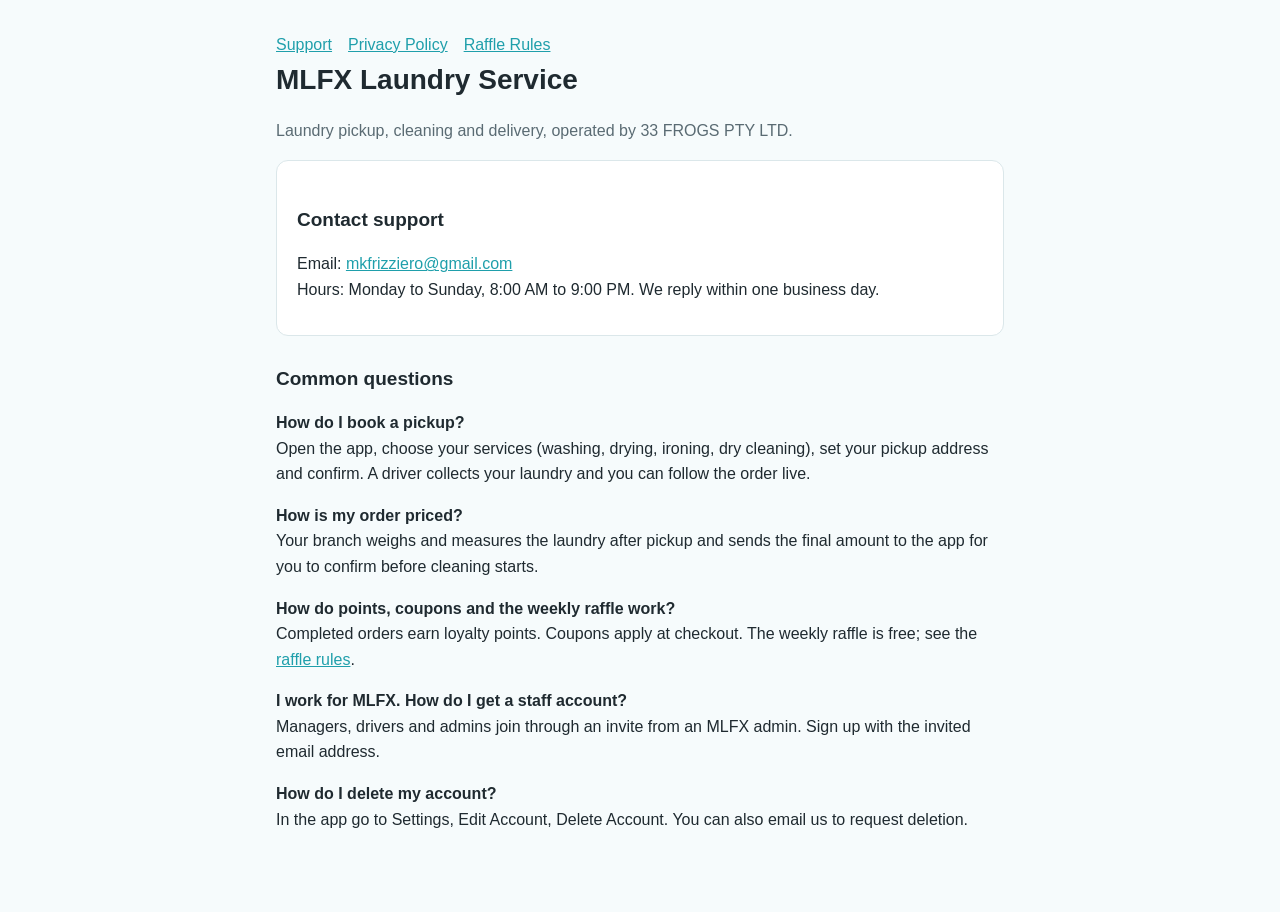
<file: index.html>
<!doctype html><html lang="en"><head><meta charset="utf-8"><meta name="viewport" content="width=device-width,initial-scale=1"><title>MLFX Support</title><link rel="stylesheet" href="style.css"></head><body><main><nav><a href="./">Support</a><a href="privacy.html">Privacy Policy</a><a href="rules.html">Raffle Rules</a></nav>
<h1>MLFX Laundry Service</h1><p class="muted">Laundry pickup, cleaning and delivery, operated by 33 FROGS PTY LTD.</p>
<div class="card"><h2>Contact support</h2><p>Email: <a href="mailto:mkfrizziero@gmail.com">mkfrizziero@gmail.com</a><br>Hours: Monday to Sunday, 8:00 AM to 9:00 PM. We reply within one business day.</p></div>
<h2>Common questions</h2>
<p><strong>How do I book a pickup?</strong><br>Open the app, choose your services (washing, drying, ironing, dry cleaning), set your pickup address and confirm. A driver collects your laundry and you can follow the order live.</p>
<p><strong>How is my order priced?</strong><br>Your branch weighs and measures the laundry after pickup and sends the final amount to the app for you to confirm before cleaning starts.</p>
<p><strong>How do points, coupons and the weekly raffle work?</strong><br>Completed orders earn loyalty points. Coupons apply at checkout. The weekly raffle is free; see the <a href="rules.html">raffle rules</a>.</p>
<p><strong>I work for MLFX. How do I get a staff account?</strong><br>Managers, drivers and admins join through an invite from an MLFX admin. Sign up with the invited email address.</p>
<p><strong>How do I delete my account?</strong><br>In the app go to Settings, Edit Account, Delete Account. You can also email us to request deletion.</p>
</main></body></html>
</file>
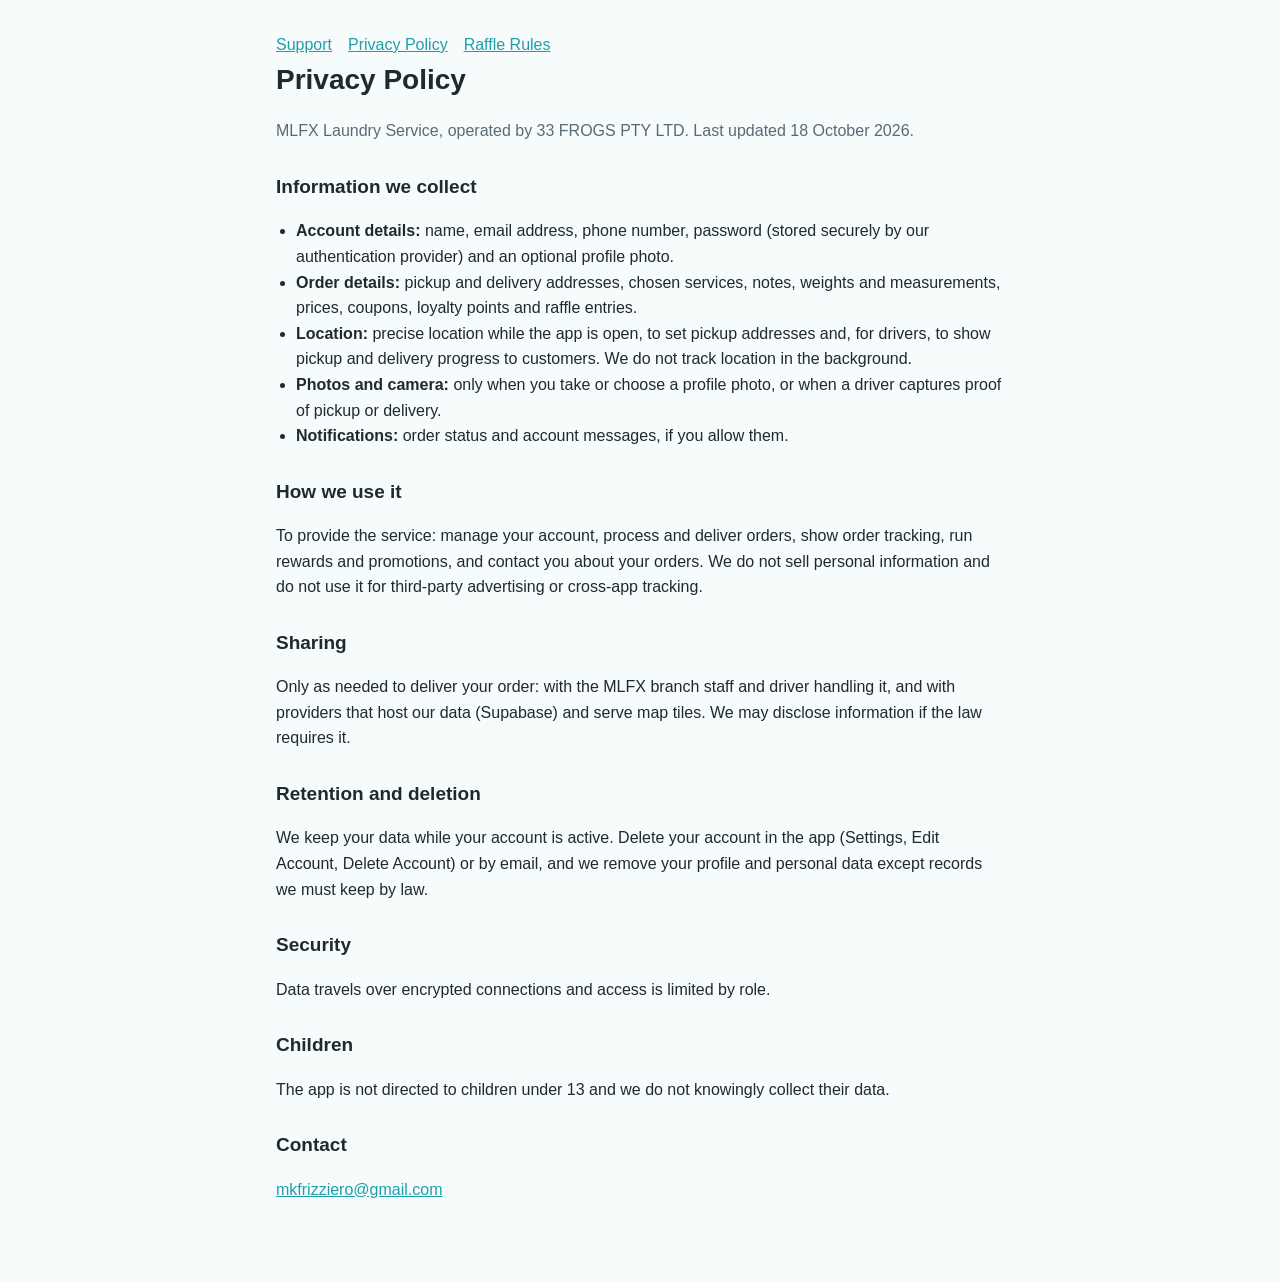
<file: privacy.html>
<!doctype html><html lang="en"><head><meta charset="utf-8"><meta name="viewport" content="width=device-width,initial-scale=1"><title>MLFX Privacy Policy</title><link rel="stylesheet" href="style.css"></head><body><main><nav><a href="./">Support</a><a href="privacy.html">Privacy Policy</a><a href="rules.html">Raffle Rules</a></nav>
<h1>Privacy Policy</h1><p class="muted">MLFX Laundry Service, operated by 33 FROGS PTY LTD. Last updated 18 October 2026.</p>
<h2>Information we collect</h2><ul>
<li><strong>Account details:</strong> name, email address, phone number, password (stored securely by our authentication provider) and an optional profile photo.</li>
<li><strong>Order details:</strong> pickup and delivery addresses, chosen services, notes, weights and measurements, prices, coupons, loyalty points and raffle entries.</li>
<li><strong>Location:</strong> precise location while the app is open, to set pickup addresses and, for drivers, to show pickup and delivery progress to customers. We do not track location in the background.</li>
<li><strong>Photos and camera:</strong> only when you take or choose a profile photo, or when a driver captures proof of pickup or delivery.</li>
<li><strong>Notifications:</strong> order status and account messages, if you allow them.</li></ul>
<h2>How we use it</h2><p>To provide the service: manage your account, process and deliver orders, show order tracking, run rewards and promotions, and contact you about your orders. We do not sell personal information and do not use it for third-party advertising or cross-app tracking.</p>
<h2>Sharing</h2><p>Only as needed to deliver your order: with the MLFX branch staff and driver handling it, and with providers that host our data (Supabase) and serve map tiles. We may disclose information if the law requires it.</p>
<h2>Retention and deletion</h2><p>We keep your data while your account is active. Delete your account in the app (Settings, Edit Account, Delete Account) or by email, and we remove your profile and personal data except records we must keep by law.</p>
<h2>Security</h2><p>Data travels over encrypted connections and access is limited by role.</p>
<h2>Children</h2><p>The app is not directed to children under 13 and we do not knowingly collect their data.</p>
<h2>Contact</h2><p><a href="mailto:mkfrizziero@gmail.com">mkfrizziero@gmail.com</a></p>
</main></body></html>
</file>
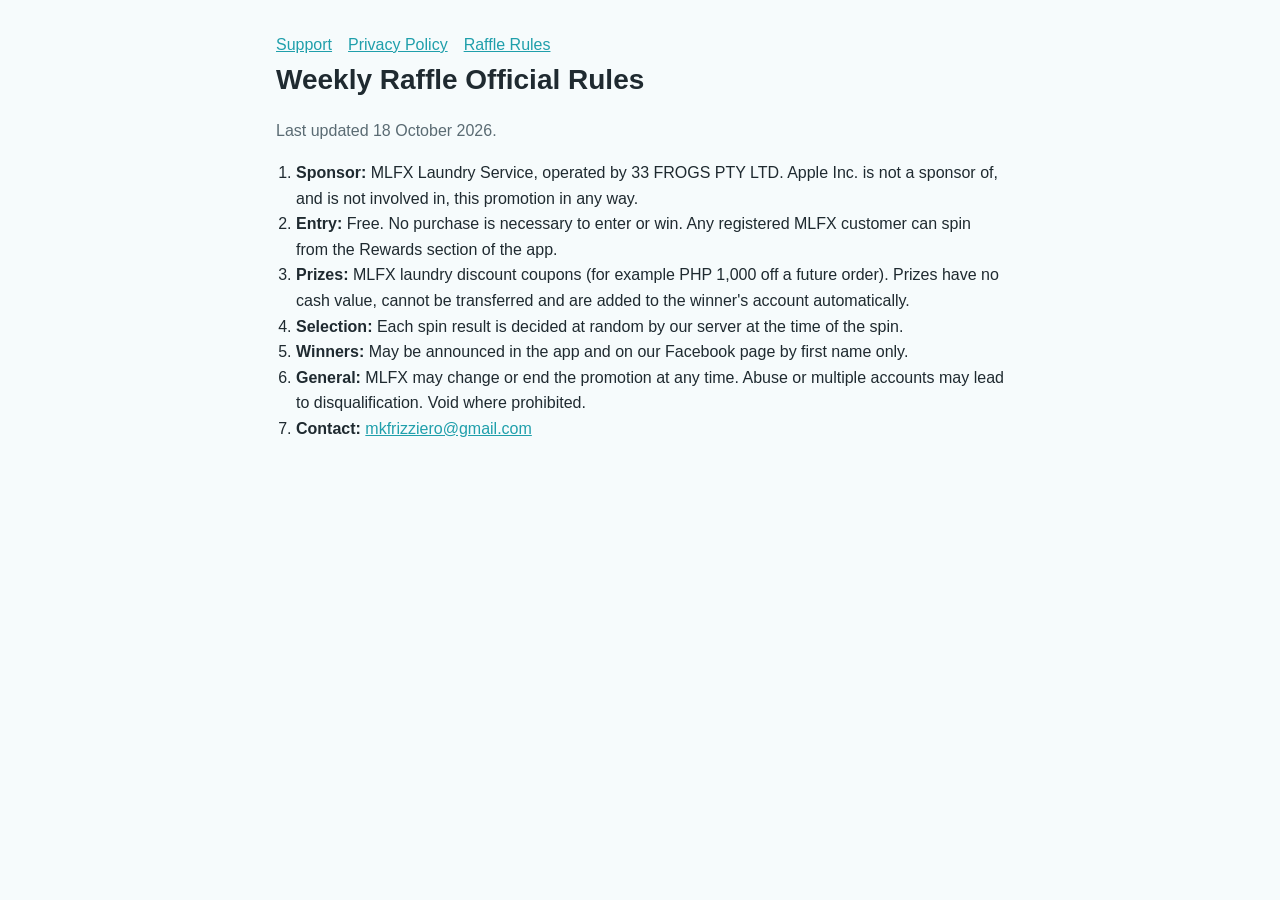
<file: rules.html>
<!doctype html><html lang="en"><head><meta charset="utf-8"><meta name="viewport" content="width=device-width,initial-scale=1"><title>MLFX Raffle Rules</title><link rel="stylesheet" href="style.css"></head><body><main><nav><a href="./">Support</a><a href="privacy.html">Privacy Policy</a><a href="rules.html">Raffle Rules</a></nav>
<h1>Weekly Raffle Official Rules</h1><p class="muted">Last updated 18 October 2026.</p><ol>
<li><strong>Sponsor:</strong> MLFX Laundry Service, operated by 33 FROGS PTY LTD. Apple Inc. is not a sponsor of, and is not involved in, this promotion in any way.</li>
<li><strong>Entry:</strong> Free. No purchase is necessary to enter or win. Any registered MLFX customer can spin from the Rewards section of the app.</li>
<li><strong>Prizes:</strong> MLFX laundry discount coupons (for example PHP 1,000 off a future order). Prizes have no cash value, cannot be transferred and are added to the winner's account automatically.</li>
<li><strong>Selection:</strong> Each spin result is decided at random by our server at the time of the spin.</li>
<li><strong>Winners:</strong> May be announced in the app and on our Facebook page by first name only.</li>
<li><strong>General:</strong> MLFX may change or end the promotion at any time. Abuse or multiple accounts may lead to disqualification. Void where prohibited.</li>
<li><strong>Contact:</strong> <a href="mailto:mkfrizziero@gmail.com">mkfrizziero@gmail.com</a></li></ol>
</main></body></html>
</file>
<file: style.css>
:root{--bg:#f6fbfc;--fg:#1f2a30;--muted:#5a6b73;--accent:#1f9fab;--card:#fff;--line:#dbe7ea}
@media (prefers-color-scheme:dark){:root{--bg:#0f1719;--fg:#e6eef0;--muted:#9fb1b7;--accent:#45bdc6;--card:#172225;--line:#26363a}}
*{box-sizing:border-box}body{margin:0;background:var(--bg);color:var(--fg);font:16px/1.6 -apple-system,BlinkMacSystemFont,"Segoe UI",Roboto,sans-serif}
main{max-width:760px;margin:0 auto;padding:32px 16px 64px}h1{font-size:28px;margin:0 0 4px}h2{font-size:19px;margin:28px 0 8px}
.muted{color:var(--muted)}a{color:var(--accent)}.card{background:var(--card);border:1px solid var(--line);border-radius:12px;padding:16px 20px;margin:16px 0}
nav a{margin-right:16px}ul,ol{padding-left:20px}
</file>
